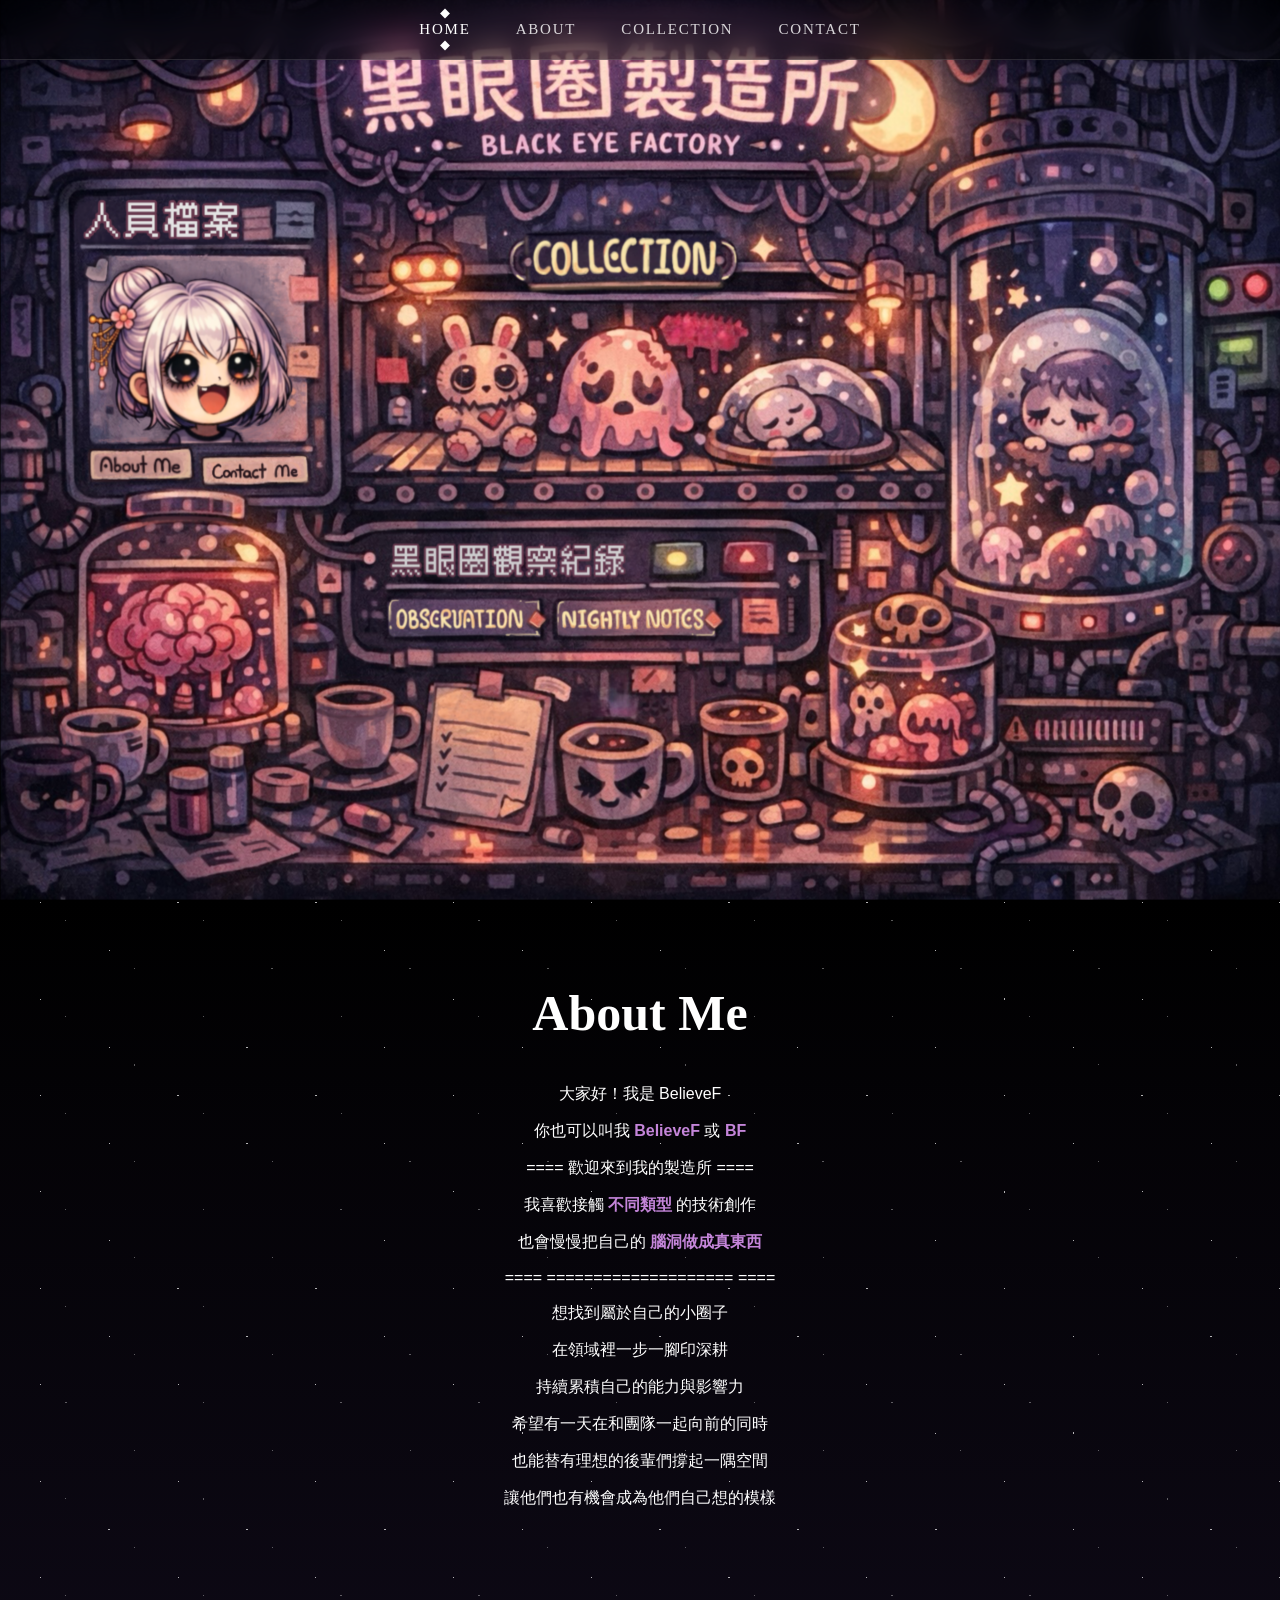
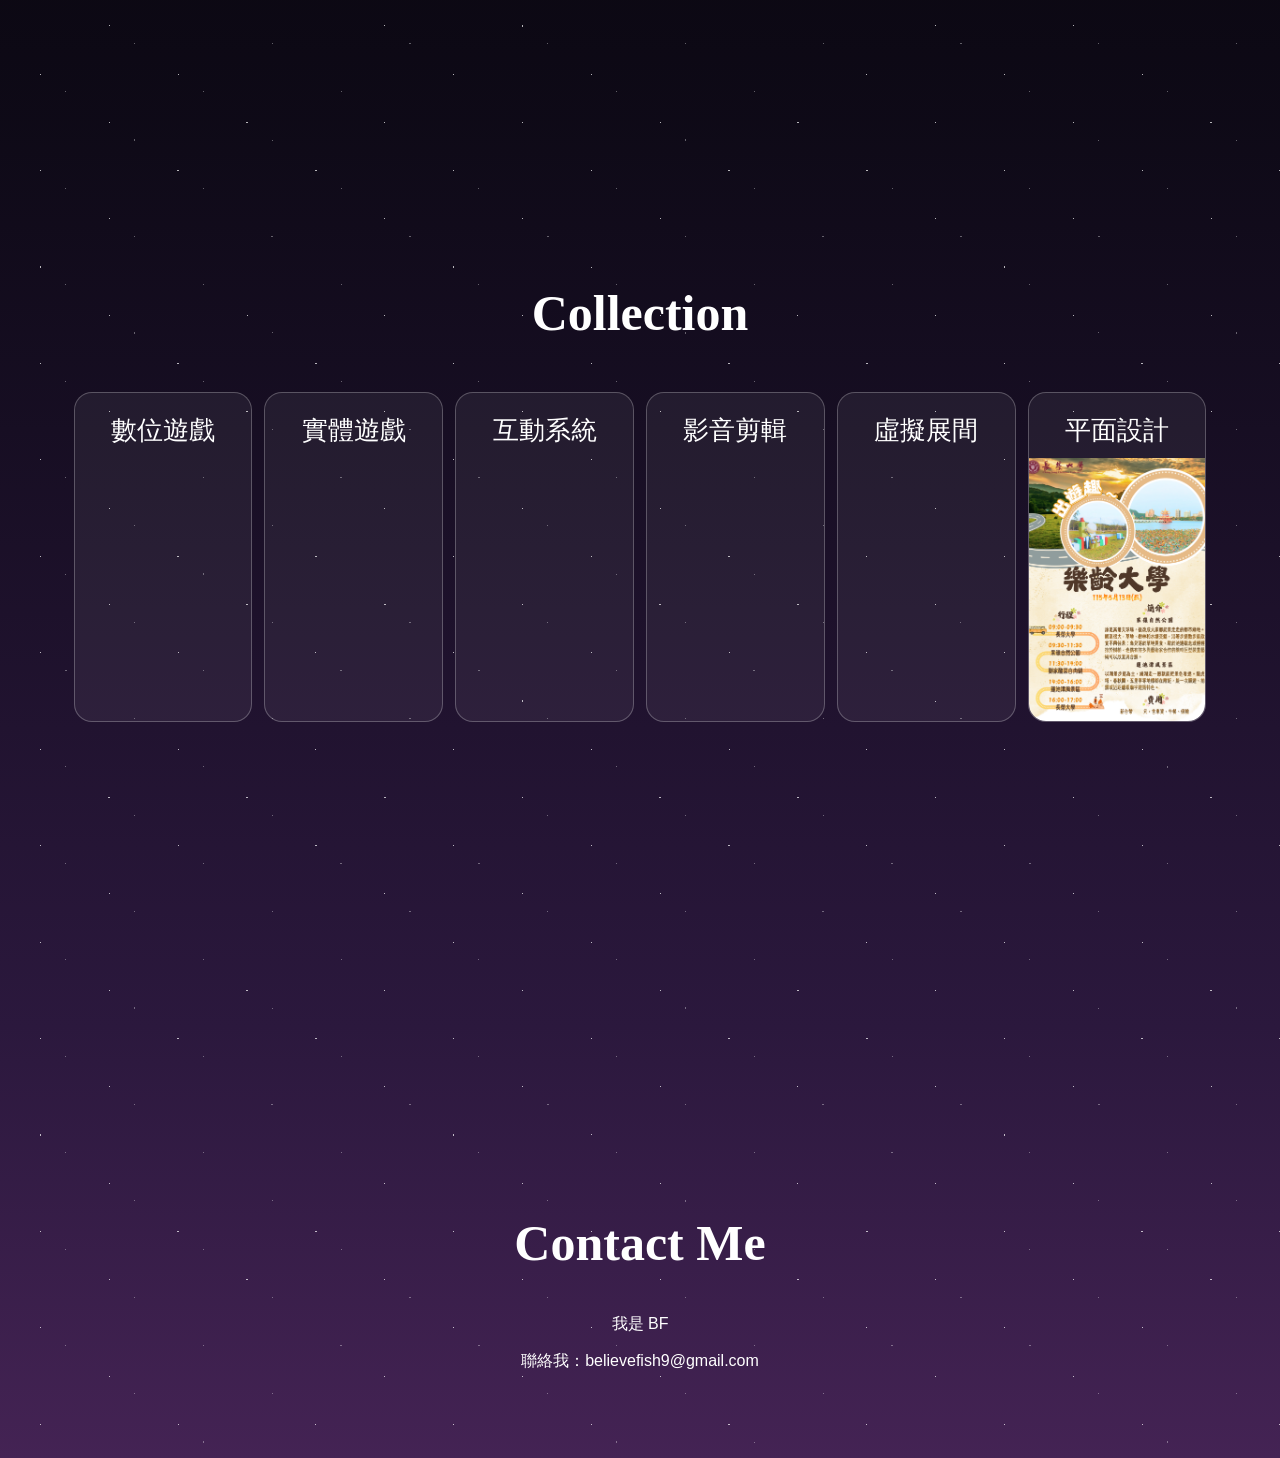
<file: index.html>
<!DOCTYPE html>
<html lang="zh-Hant">
    
<head>
    <!-- 設定網頁文字編碼，避免中文亂碼 -->
    <meta charset="utf-8" />
    <!-- 讓網頁在手機、平板、電腦上都能正常縮放 -->
    <meta name="viewport" content="width=device-width, initial-scale=1" />
    <!-- 瀏覽器分頁左上角的小圖示 -->
    <link rel="icon" href="./assets/BF_Avatar_Icon.png" />
    <!-- 網頁標題 -->
    <title>KeepBelieveF 的黑眼圈製造所</title>
    <!-- 連接外部 CSS 樣式表 -->
    <link rel="stylesheet" href="styles.css" />
</head>

<body>
    <header class="MainHeader">
        <nav class="MainNav">
            <a href="#HeroPage" data-section="HeroPage">
                HOME
            </a>
            <a href="#AboutMe" data-section="AboutMe">
                ABOUT
            </a>
            <a href="#Collection" data-section="Collection">
                COLLECTION
            </a>
            <a href="#ContactMe" data-section="ContactMe">
                CONTACT
            </a>
        </nav>
    </header>

    <!-- 整個頁面的主要內容外層 -->
    <main class="Page">
        <!-- 首頁主視覺區塊 -- 背景圖和 SVG 按鈕層都放在這裡 -->
        <section id="HeroPage" class="HeroPage">
            <!-- 主背景圖 -->
            <img
            class="MainBackground"
            src="./assets/1920x1080/BEF_MainBackground_1920x1080.png"
            alt="主背景圖" />
            <!-- SVG 按鈕熱區圖層 -- 這層會疊在背景圖上面 -- viewBox 要跟你的背景設計座標一致，這裡用 1920 x 1080 -->
            <svg
            class="ButtonLayer"
            viewBox="0 0 1920 1080"
            preserveAspectRatio="none"
            aria-label="按鈕或互動圖層">
                <!-- 月亮動次動 -->
                <image href="./assets/1920x1080/BEF_Amin_Star_1920x1080.png"
                class="FloatingDecoration"
                x="-130"
                y="-470"
                width="2100"
                height="2100"
                preserveAspectRatio="xMidYMid meet" 
                alt="裝飾動圖" />
                <!-- 按鈕熱區 -- 點擊後會跳到下面 id= 的區塊 -->
                <a href="#AboutMe" class="AboutTheButton" aria-label="About Me">
                    <rect
                    class="ButtonShape"
                    x="135"
                    y="538"
                    width="153"
                    height="40"
                    rx="10"></rect></a>
                <a href="#ContactMe" class="AboutTheButton" aria-label="Contact Me">
                    <rect
                    class="ButtonShape"
                    x="300"
                    y="543"
                    width="163"
                    height="40"
                    rx="10"></rect></a>
                <a href="#Collection" class="AboutTheButton" aria-label="Collection">
                    <rect
                    class="ButtonShape"
                    x="800"
                    y="280"
                    width="280"
                    height="70"
                    rx="10"></rect></a>
                <!-- <a href="#Observation" class="AboutTheButton" aria-label="Observation">
                    <rect
                    class="ButtonShape"
                    x="580"
                    y="718"
                    width="240"
                    height="46"
                    rx="10"></rect></a>
                <a href="#NightlyNote" class="AboutTheButton" aria-label="NightlyNote">
                    <rect
                    class="ButtonShape"
                    x="832"
                    y="719"
                    width="252"
                    height="46"
                    rx="10"></rect></a> -->
            </svg>
        </section>
        
        <!-- 熱區內容區 -- 上面的熱區點下去，會跳到這裡 -->
        <div class="AllContentArea">

            <div class="StarEffect"></div>

            <section id="AboutMe" class="ContentSection">
                <div class="ContentSectionInner">
                    <center>
                        <h1>About Me</h1>
                        <div class="EngilshStyleSetting_1">
                            <p>大家好！我是 BelieveF</p>
                            <p>
                                你也可以叫我
                                <span class="AboutKeyword">BelieveF</span>
                                或
                                <span class="AboutKeyword">BF</span>
                            </p>
                            <p>==== 歡迎來到我的製造所 ====</p>
                            <p>
                                我喜歡接觸
                                <span class="AboutKeyword">不同類型</span>
                                的技術創作
                            </p>
                            <p>
                                也會慢慢把自己的
                                <span class="AboutKeyword">腦洞做成真東西</span>
                            </p>
                            <p>==== ==================== ====</p>
                            <p>想找到屬於自己的小圈子</p>
                            <p>在領域裡一步一腳印深耕</p>
                            <p>持續累積自己的能力與影響力</p>
                            <p>希望有一天在和團隊一起向前的同時</p>
                            <p>也能替有理想的後輩們撐起一隅空間</p>
                            <p>讓他們也有機會成為他們自己想的模樣</p>
                        
                        </div>
                    </center>
                </div>
                <!-- <center><a href="#HeroPage" class="BackToHeroPageBotton">Back</a></center> -->
            </section>
            
            <section id="Collection" class="ContentSection">
                <div class="ContentSectionInner">
                    <h1 class="CollectionTitle">Collection</h1>
                    <div class="CollectionCards">

                        <!-- 數位遊戲 -->
                        <div class="CollectionCard" data-category="digital">
                            <iframe
                                class="CollectionCardVideo"
                                src="https://www.youtube.com/embed/nrSEujO8eMo?autoplay=1&mute=1&loop=1&playlist=nrSEujO8eMo&controls=0&playsinline=1"
                                title="數位遊戲"
                                allow="autoplay; encrypted-media">
                            </iframe>

                            <span>數位遊戲</span>
                        </div>

                        <!-- 實體遊戲 -->
                        <div class="CollectionCard" data-category="boardgame">
                            <iframe
                                class="CollectionCardVideo"
                                src="https://www.youtube.com/embed/Iu0oEmscBi4?autoplay=1&mute=1&loop=1&playlist=Iu0oEmscBi4&controls=0&playsinline=1"
                                title="實體遊戲"
                                allow="autoplay; encrypted-media">
                            </iframe>

                            <span>實體遊戲</span>
                        </div>

                        <!-- 互動系統 -->
                        <div class="CollectionCard" data-category="interactive">

                            <iframe
                                class="CollectionCardVideo"
                                src="https://www.youtube.com/embed/yjhtHv-y3pU?autoplay=1&mute=1&loop=1&playlist=yjhtHv-y3pU&controls=0&playsinline=1"
                                title="互動系統"
                                allow="autoplay; encrypted-media">
                            </iframe>

                            <span>互動系統</span>
                        </div>

                        <!-- 影音剪輯 -->
                        <div class="CollectionCard" data-category="video">
                            <iframe
                                class="CollectionCardVideo"
                                src="https://www.youtube.com/embed/-NbW2Zpxgjo?autoplay=1&mute=1&loop=1&playlist=-NbW2Zpxgjo&controls=0&playsinline=1"
                                title="影音剪輯"
                                allow="autoplay; encrypted-media">
                            </iframe>

                            <span>影音剪輯</span>
                        </div>


                        <!-- 虛擬展間 -->
                        <div class="CollectionCard" data-category="exhibition">

                            <iframe
                                class="CollectionCardVideo"
                                src="https://www.youtube.com/embed/jSLseRZ7X58?autoplay=1&mute=1&loop=1&playlist=jSLseRZ7X58&controls=0&playsinline=1"
                                title="虛擬展間"
                                allow="autoplay; encrypted-media">
                            </iframe>

                            <span>虛擬展間</span>
                        </div>


                        <!-- 平面設計 -->
                        <div class="CollectionCard" data-category="graphic">

                            <img
                                class="CollectionCardImage"
                                src="./assets/work/平面設計/photo_樂齡大學.png"
                                alt="平面設計">

                            <span>平面設計</span>
                        </div>

                    </div>
                </div>
            </section>

            <section id="ContactMe" class="ContentSection">
                <div class="ContentSectionInner">
                    <center>
                        <h1>Contact Me</h1>
                        <div class="EngilshStyleSetting_1">
                            <p>我是 BF</p>
                            <p>聯絡我：believefish9@gmail.com</p>
                        </div>
                    </center>
                </div>    
                <!-- <center><a href="#HeroPage" class="BackToHeroPageBotton">Back</a></center> -->
            </section>


<!-- 作品放大展示區 -->
<div id="CollectionModal" class="CollectionModal">

    <div class="CollectionModalBox">
        <button id="CollectionClose" class="CollectionClose">×</button>

        <h2 id="CollectionModalTitle"></h2>

        <div id="CollectionGallery" class="CollectionGallery">
        </div>
    </div>

    <div class="CollectionCloseHint">
        點擊空白處以關閉
    </div>

</div>
            
            <!-- <section id="Observation" class="ContentSection">
                    <div class="ContentSectionInner">
                        <center>
                            <h1>Observation</h1>
                            <p>。這裡放目前有趣的新技術。</p>
                        </center>
                    </div>
                <center><a href="#HeroPage" class="BackToHeroPageBotton">Back</a></center>
            </section> -->
            
            <!-- <section id="NightlyNote" class="ContentSection">
                <div class="ContentSectionInner">
                    <center>
                        <h1>Nightly Note</h1>
                        <p>。這裡放怪東東。</p>
                    </center>                
                </div>
                <center><a href="#HeroPage" class="BackToHeroPageBotton">Back</a></center>
            </section> -->
        </div>

    </main>
    <script src="style.js"></script>
</body>

</html>
</file>
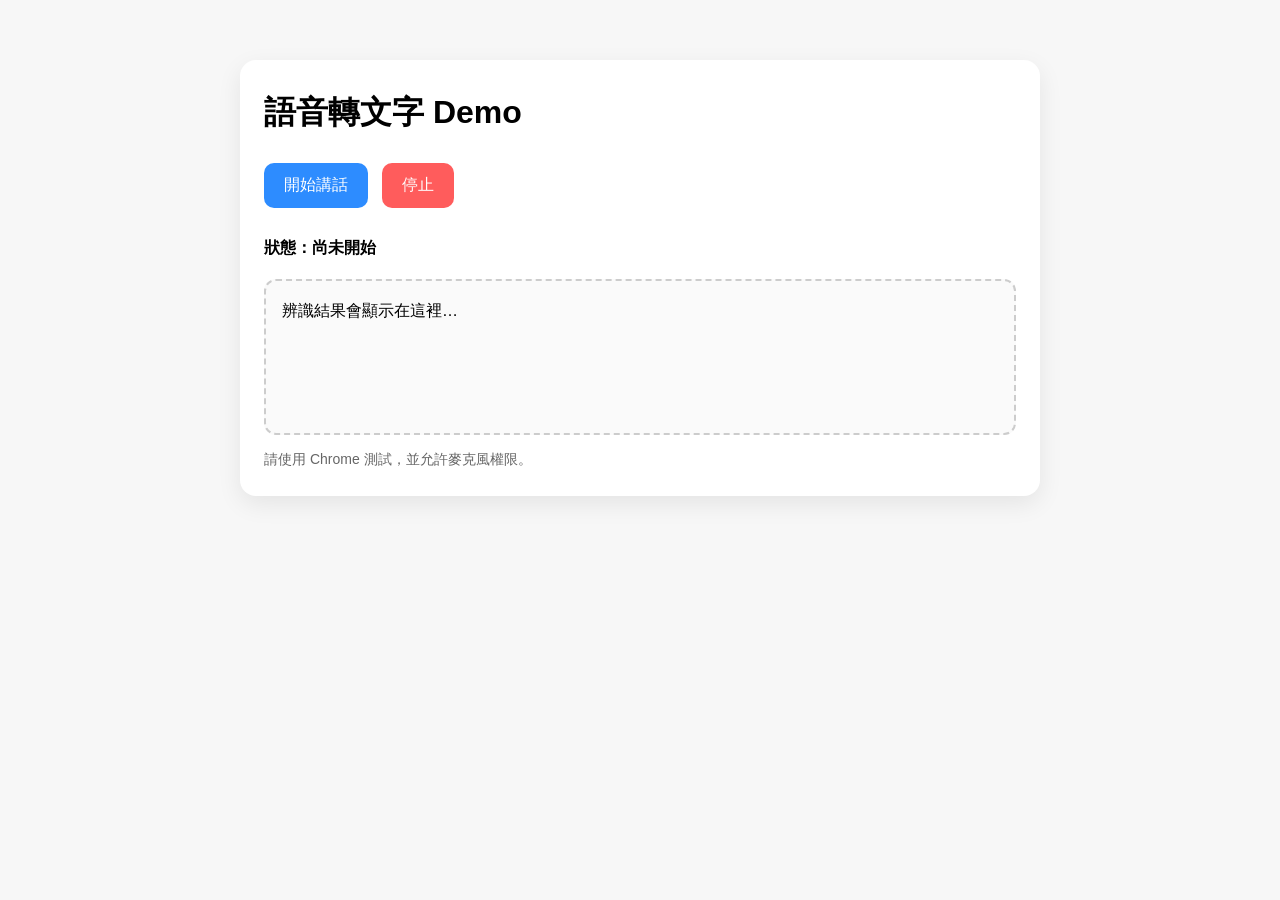
<file: index123.html>
<!DOCTYPE html>
<html lang="zh-Hant">
<head>
  <meta charset="UTF-8" />
  <meta name="viewport" content="width=device-width, initial-scale=1.0" />
  <title>語音轉文字 Demo</title>
  <style>
    body {
      font-family: Arial, "Microsoft JhengHei", sans-serif;
      max-width: 800px;
      margin: 40px auto;
      padding: 20px;
      line-height: 1.8;
      background: #f7f7f7;
    }

    .card {
      background: white;
      border-radius: 16px;
      padding: 24px;
      box-shadow: 0 8px 24px rgba(0,0,0,0.08);
    }

    h1 {
      margin-top: 0;
    }

    button {
      padding: 12px 20px;
      font-size: 16px;
      border: none;
      border-radius: 10px;
      cursor: pointer;
      margin-right: 10px;
      margin-bottom: 10px;
    }

    #startBtn {
      background: #2d8cff;
      color: white;
    }

    #stopBtn {
      background: #ff5c5c;
      color: white;
    }

    #status {
      margin: 16px 0;
      font-weight: bold;
    }

    #result {
      min-height: 120px;
      border: 2px dashed #ccc;
      border-radius: 12px;
      padding: 16px;
      background: #fafafa;
      white-space: pre-wrap;
    }

    .note {
      color: #666;
      font-size: 14px;
      margin-top: 12px;
    }
  </style>
</head>
<body>
  <div class="card">
    <h1>語音轉文字 Demo</h1>

    <button id="startBtn">開始講話</button>
    <button id="stopBtn">停止</button>

    <div id="status">狀態：尚未開始</div>
    <div id="result">辨識結果會顯示在這裡…</div>

    <div class="note">
      請使用 Chrome 測試，並允許麥克風權限。
    </div>
  </div>

  <script>
    const startBtn = document.getElementById("startBtn");
    const stopBtn = document.getElementById("stopBtn");
    const statusText = document.getElementById("status");
    const resultBox = document.getElementById("result");

    // 兼容 Chrome
    const SpeechRecognition =
      window.SpeechRecognition || window.webkitSpeechRecognition;

    if (!SpeechRecognition) {
      statusText.textContent = "狀態：目前瀏覽器不支援語音辨識";
      startBtn.disabled = true;
      stopBtn.disabled = true;
    } else {
      const recognition = new SpeechRecognition();

      // 設定語系：繁體中文
      recognition.lang = "zh-TW";

      // 是否持續聆聽
      recognition.continuous = true;

      // 是否即時回傳中間結果
      recognition.interimResults = true;

      let finalTranscript = "";

      startBtn.addEventListener("click", () => {
        finalTranscript = "";
        resultBox.textContent = "";
        statusText.textContent = "狀態：正在聆聽中...";
        recognition.start();
      });

      stopBtn.addEventListener("click", () => {
        recognition.stop();
        statusText.textContent = "狀態：已停止";
      });

      recognition.onresult = (event) => {
        let interimTranscript = "";

        for (let i = event.resultIndex; i < event.results.length; i++) {
          const transcript = event.results[i][0].transcript;

          if (event.results[i].isFinal) {
            finalTranscript += transcript + "\n";
          } else {
            interimTranscript += transcript;
          }
        }

        resultBox.textContent = finalTranscript + interimTranscript;
      };

      recognition.onstart = () => {
        statusText.textContent = "狀態：麥克風已啟動，請開始說話";
      };

      recognition.onend = () => {
        statusText.textContent = "狀態：語音辨識已結束";
      };

      recognition.onerror = (event) => {
        statusText.textContent = "錯誤：" + event.error;
      };
    }
  </script>
</body>
</html>
</file>
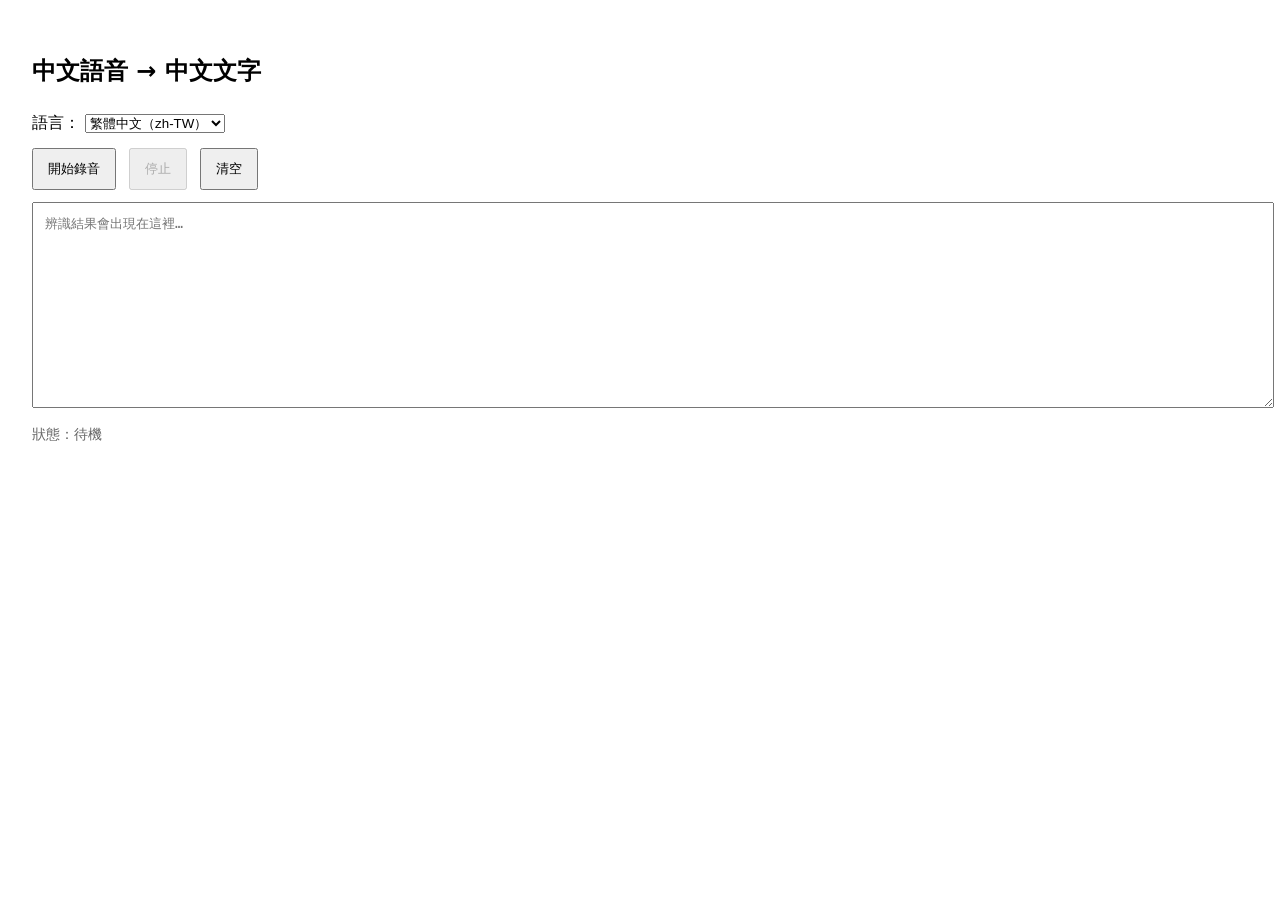
<file: TalkTesting.html>
<!doctype html>
<html lang="zh-Hant">
<head>
  <meta charset="utf-8" />
  <meta name="viewport" content="width=device-width, initial-scale=1" />
  <title>中文語音轉文字（Web Speech API）</title>
  <style>
    body { font-family: system-ui, sans-serif; padding: 24px; line-height: 1.6; }
    button { padding: 10px 14px; margin-right: 8px; cursor: pointer; }
    #out { width: 100%; min-height: 180px; padding: 12px; }
    .hint { color: #666; font-size: 14px; margin-top: 8px; }
    .row { margin: 12px 0; }
  </style>
</head>
<body>
  <h2>中文語音 → 中文文字</h2>

  <div class="row">
    <label>語言：</label>
    <select id="lang">
      <option value="zh-TW" selected>繁體中文（zh-TW）</option>
      <option value="zh-CN">簡體中文（zh-CN）</option>
      <option value="en-US">English（en-US）</option>
    </select>
  </div>

  <div class="row">
    <button id="btnStart">開始錄音</button>
    <button id="btnStop" disabled>停止</button>
    <button id="btnClear">清空</button>
  </div>

  <textarea id="out" placeholder="辨識結果會出現在這裡…"></textarea>
  <div class="hint" id="status">狀態：待機</div>

  <script>
    // 1) 相容性：Chrome/Edge 多半可用；Safari/Firefox 支援狀況不一
    const SpeechRecognition = window.SpeechRecognition || window.webkitSpeechRecognition;
    const statusEl = document.getElementById('status');
    const outEl = document.getElementById('out');
    const langEl = document.getElementById('lang');
    const btnStart = document.getElementById('btnStart');
    const btnStop = document.getElementById('btnStop');
    const btnClear = document.getElementById('btnClear');

    if (!SpeechRecognition) {
      statusEl.textContent = '狀態：此瀏覽器不支援 Web Speech API（建議用 Chrome/Edge）。';
      btnStart.disabled = true;
      btnStop.disabled = true;
    } else {
      const recognition = new SpeechRecognition();

      // 2) 常用設定
      recognition.continuous = true;       // 持續聽（可一直講）
      recognition.interimResults = true;   // 顯示即時草稿（邊講邊出字）
      recognition.maxAlternatives = 1;

      let finalText = '';

      function setStatus(t) { statusEl.textContent = '狀態：' + t; }

      btnStart.addEventListener('click', async () => {
        // 3) 建議：先“主動”觸發麥克風權限（不是必須，但可提早報錯）
        try {
          await navigator.mediaDevices.getUserMedia({ audio: true });
        } catch (e) {
          setStatus('麥克風權限被拒絕或不可用');
          return;
        }

        recognition.lang = langEl.value;  // zh-TW / zh-CN
        finalText = outEl.value || '';
        try {
          recognition.start();
          setStatus('錄音中…請開始說話');
          btnStart.disabled = true;
          btnStop.disabled = false;
        } catch (e) {
          // start 可能在重複呼叫時丟錯
          setStatus('啟動失敗：' + e.message);
        }
      });

      btnStop.addEventListener('click', () => {
        recognition.stop();
      });

      btnClear.addEventListener('click', () => {
        finalText = '';
        outEl.value = '';
        setStatus('已清空');
      });

      recognition.onresult = (event) => {
        let interim = '';
        for (let i = event.resultIndex; i < event.results.length; i++) {
          const transcript = event.results[i][0].transcript;
          if (event.results[i].isFinal) finalText += transcript;
          else interim += transcript;
        }
        outEl.value = finalText + (interim ? ('\n' + interim) : '');
      };

      recognition.onerror = (event) => {
        setStatus('錯誤：' + event.error);
        btnStart.disabled = false;
        btnStop.disabled = true;
      };

      recognition.onend = () => {
        setStatus('已停止');
        btnStart.disabled = false;
        btnStop.disabled = true;
      };
    }
  </script>
</body>
</html>
</file>
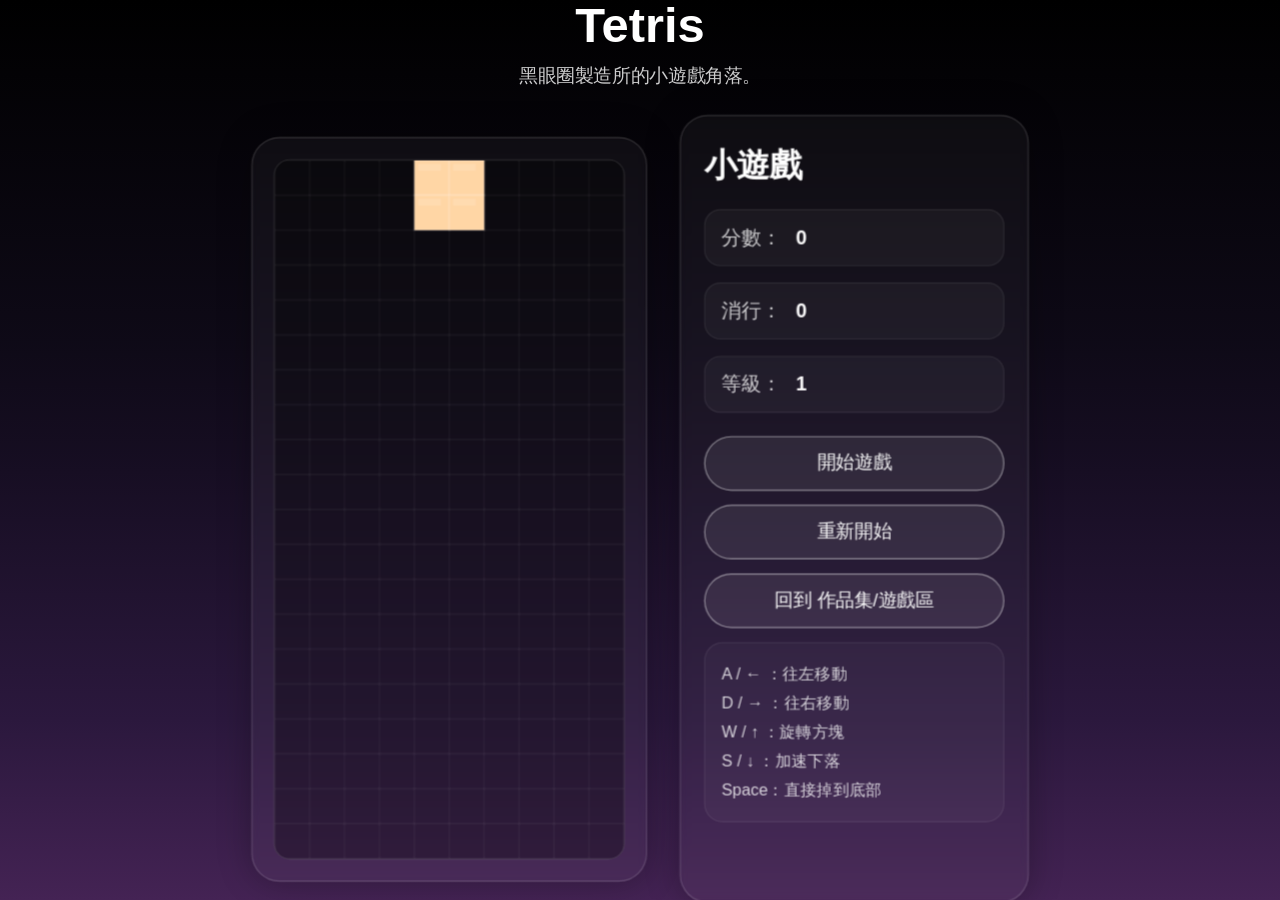
<file: tetris.html>
<!DOCTYPE html>
<html lang="zh-Hant">
<head>
    <!-- 網頁編碼 -->
    <meta charset="UTF-8" />

    <!-- 響應式縮放設定 -->
    <meta name="viewport" content="width=device-width, initial-scale=1.0" />

    <!-- 分頁標題 -->
    <title>BelieveF 的黑眼圈製造所｜Tetris</title>

    <style>
        /* =========================
            全域基礎設定
        ========================= */

        /* 所有元素統一盒模型，避免尺寸不好算 */
        *{
            box-sizing: border-box;
        }

        /* html 與 body 撐滿整個視窗 */
        html, body{
            margin: 0; /* 清除預設外距 */
            padding: 0; /* 清除預設內距 */
            width: 100%; /* 寬度滿版 */
            height: 100%; /* 高度滿版 */
            overflow: hidden; /* 不要出現卷軸 */
            background-color: black; /* 底色黑色 */
            font-family: "Microsoft JhengHei", sans-serif; /* 字型 */
            color: white; /* 文字顏色 */
        }

        /* body 做成整頁主背景 */
        body{
            background: linear-gradient(
                to bottom,
                #000000 0%,
                #100b1ae1 38%,
                #1a1028d1 50%,
                #2b183d 80%,
                #442354 100%
            );
        }

        /* =========================
            最外層頁面
        ========================= */

        .TetrisStage{
            position: relative; /* 給內部定位基準 */
            width: 100vw; /* 滿整個視窗寬 */
            height: 100vh; /* 滿整個視窗高 */
            overflow: hidden; /* 不要捲動 */
            display: flex; /* 方便置中 */
            justify-content: center; /* 水平置中 */
            align-items: center; /* 垂直置中 */
        }

        /* 
            這個是整個遊戲內容的固定比例舞台
            用 transform 縮放，達到像你主視覺那種「整塊完整顯示」的效果
        */
        .ScaleWrap{
            width: 1100px; /* 設計稿基準寬度 */
            height: 760px; /* 設計稿基準高度 */
            transform-origin: center center; /* 從中心縮放 */
        }

        /* 遊戲內容區 */
        .TetrisPage{
            width: 1100px;
            height: 760px;
            display: flex;
            flex-direction: column;
            justify-content: center;
            padding: 28px 34px;
        }

        /* =========================
            頁面標題
        ========================= */

        .PageTitleArea{
            text-align: center;
            margin-bottom: 22px;
            flex-shrink: 0;
        }

        .PageTitleArea h1{
            margin: 0 0 10px 0;
            font-size: 42px;
            color: white;
        }

        .PageTitleArea p{
            margin: 0;
            font-size: 16px;
            color: rgba(255,255,255,0.8);
        }

        /* =========================
            主遊戲區排版
        ========================= */

        .GameLayout{
            display: flex;
            justify-content: center;
            align-items: center;
            gap: 28px;
            flex: 1;
        }

        /* 左側遊戲框 */
        .GameArea{
            padding: 18px;
            border-radius: 24px;
            background: rgba(255,255,255,0.04);
            border: 1px solid rgba(255,255,255,0.16);
            box-shadow: 0 0 30px rgba(0,0,0,0.28);
            backdrop-filter: blur(3px);
        }

        /* 遊戲畫布 */
        #gameCanvas{
            display: block;
            background: rgba(0,0,0,0.30);
            border: 1px solid rgba(255,255,255,0.12);
            border-radius: 14px;
        }

        /* 右側資訊面板 */
        .SidePanel{
            width: 300px;
            padding: 24px 20px;
            border-radius: 24px;
            background: rgba(255,255,255,0.04);
            border: 1px solid rgba(255,255,255,0.16);
            box-shadow: 0 0 30px rgba(0,0,0,0.28);
            backdrop-filter: blur(3px);
        }

        .SidePanel h2{
            margin-top: 0;
            margin-bottom: 18px;
            font-size: 28px;
            color: white;
        }

        /* 資訊列 */
        .InfoRow{
            margin-bottom: 14px;
            padding: 12px 14px;
            border-radius: 14px;
            background: rgba(255,255,255,0.04);
            border: 1px solid rgba(255,255,255,0.08);
            font-size: 17px;
            color: white;
        }

        .InfoLabel{
            opacity: 0.8;
            margin-right: 8px;
        }

        .InfoValue{
            font-weight: bold;
        }

        /* =========================
            按鈕
        ========================= */

        .ButtonGroup{
            margin-top: 20px;
        }

        .GameButton{
            display: block;
            width: 100%;
            margin-bottom: 12px;
            padding: 12px 18px;
            border-radius: 999px;
            border: 1px solid rgba(255,255,255,0.45);
            background-color: rgba(255,255,255,0.08);
            color: white;
            font-size: 16px;
            text-decoration: none;
            text-align: center;
            cursor: pointer;
            transition: 0.2s ease;
        }

        .GameButton:hover{
            background-color: rgba(255,255,255,0.15);
            transform: translateY(-1px);
        }

        /* 操作說明區 */
        .TipsBox{
            margin-top: 10px;
            padding: 14px;
            border-radius: 16px;
            background: rgba(255,255,255,0.03);
            border: 1px solid rgba(255,255,255,0.08);
            line-height: 1.8;
            font-size: 14px;
            color: rgba(255,255,255,0.82);
        }

        /* 遊戲狀態文字 */
        .GameStatus{
            margin-top: 16px;
            min-height: 28px;
            font-size: 18px;
            font-weight: bold;
            color: #ffd6ea;
            text-align: center;
        }
    </style>
</head>
<body>
    <!-- 整個畫面舞台 -->
    <div class="TetrisStage">
        <!-- 固定比例縮放容器 -->
        <div class="ScaleWrap" id="scaleWrap">

            <!-- 整個遊戲頁 -->
            <main class="TetrisPage">

                <!-- 標題 -->
                <section class="PageTitleArea">
                    <h1>Tetris</h1>
                    <p>黑眼圈製造所的小遊戲角落。</p>
                </section>

                <!-- 主內容 -->
                <section class="GameLayout">

                    <!-- 左側遊戲畫面 -->
                    <div class="GameArea">
                        <!--
                            10 格寬 × 20 格高
                            每格 30px
                            畫布大小 300 x 600
                        -->
                        <canvas id="gameCanvas" width="300" height="600"></canvas>
                    </div>

                    <!-- 右側資訊 -->
                    <aside class="SidePanel">
                        <h2>小遊戲</h2>

                        <div class="InfoRow">
                            <span class="InfoLabel">分數：</span>
                            <span class="InfoValue" id="score">0</span>
                        </div>

                        <div class="InfoRow">
                            <span class="InfoLabel">消行：</span>
                            <span class="InfoValue" id="lines">0</span>
                        </div>

                        <div class="InfoRow">
                            <span class="InfoLabel">等級：</span>
                            <span class="InfoValue" id="level">1</span>
                        </div>

                        <div class="ButtonGroup">
                            <!-- 開始遊戲 -->
                            <button class="GameButton" id="startButton">開始遊戲</button>

                            <!-- 重新開始 -->
                            <button class="GameButton" id="restartButton">重新開始</button>

                            <!-- 回首頁 -->
                            <a href="index.html#Collection" class="GameButton">回到 作品集/遊戲區</a>
                        </div>

                        <div class="TipsBox">
                            A / ← ：往左移動<br>
                            D / → ：往右移動<br>
                            W / ↑ ：旋轉方塊<br>
                            S / ↓ ：加速下落<br>
                            Space：直接掉到底部
                        </div>

                        <div class="GameStatus" id="gameStatus"></div>
                    </aside>
                </section>
            </main>
        </div>
    </div>

    <script>
        /* =========================
            讓整個遊戲舞台自動縮放
            目標：像你主視覺那樣完整顯示，不要有卷軸
        ========================= */

        const scaleWrap = document.getElementById("scaleWrap");

        function fitStage(){
            const designWidth = 1100;  // 設計基準寬
            const designHeight = 760;  // 設計基準高

            const windowRatioX = window.innerWidth / designWidth;
            const windowRatioY = window.innerHeight / designHeight;

            // 取比較小的比例，才能保證整塊內容完整塞進畫面
            const scale = Math.min(windowRatioX, windowRatioY);

            scaleWrap.style.transform = `scale(${scale})`;
        }

        // 一進頁面先執行一次
        fitStage();

        // 視窗大小改變時重新計算
        window.addEventListener("resize", fitStage);

        /* =========================
            抓取 DOM
        ========================= */

        const canvas = document.getElementById("gameCanvas");
        const ctx = canvas.getContext("2d");

        const scoreText = document.getElementById("score");
        const linesText = document.getElementById("lines");
        const levelText = document.getElementById("level");
        const gameStatusText = document.getElementById("gameStatus");

        const startButton = document.getElementById("startButton");
        const restartButton = document.getElementById("restartButton");

        /* =========================
            遊戲基本常數
        ========================= */

        const BLOCK_SIZE = 30;
        const COLS = 10;
        const ROWS = 20;

        let board = [];
        let player = null;
        let score = 0;
        let lines = 0;
        let level = 1;
        let dropCounter = 0;
        let lastTime = 0;
        let dropInterval = 800;
        let gameRunning = false;
        let animationId = null;

        /* =========================
            方塊資料
        ========================= */

        const PIECES = {
            I: [
                [0,0,0,0],
                [1,1,1,1],
                [0,0,0,0],
                [0,0,0,0]
            ],
            O: [
                [2,2],
                [2,2]
            ],
            T: [
                [0,3,0],
                [3,3,3],
                [0,0,0]
            ],
            S: [
                [0,4,4],
                [4,4,0],
                [0,0,0]
            ],
            Z: [
                [5,5,0],
                [0,5,5],
                [0,0,0]
            ],
            J: [
                [6,0,0],
                [6,6,6],
                [0,0,0]
            ],
            L: [
                [0,0,7],
                [7,7,7],
                [0,0,0]
            ]
        };

        const COLORS = {
            1: "#b8b8ff",
            2: "#ffd6a5",
            3: "#e7c6ff",
            4: "#caffbf",
            5: "#ffcad4",
            6: "#a0c4ff",
            7: "#ffc6a5"
        };

        /* =========================
            建立空棋盤
        ========================= */

        function createBoard(){
            return Array.from({ length: ROWS }, () => Array(COLS).fill(0));
        }

        /* =========================
            建立新方塊
        ========================= */

        function createPlayer(){
            const types = "IOTSZJL";
            const randomType = types[Math.floor(Math.random() * types.length)];
            const matrix = PIECES[randomType];

            return {
                matrix: matrix.map(row => [...row]),
                pos: {
                    x: Math.floor(COLS / 2) - Math.floor(matrix[0].length / 2),
                    y: 0
                }
            };
        }

        /* =========================
            初始化遊戲
        ========================= */

        function initGame(){
            board = createBoard();
            player = createPlayer();
            score = 0;
            lines = 0;
            level = 1;
            dropCounter = 0;
            lastTime = 0;
            dropInterval = 800;
            gameRunning = false;
            gameStatusText.textContent = "";
            updateInfo();
            draw();
        }

        /* =========================
            更新分數資訊
        ========================= */

        function updateInfo(){
            scoreText.textContent = score;
            linesText.textContent = lines;
            levelText.textContent = level;
        }

        /* =========================
            畫背景格線
        ========================= */

        function drawGrid(){
            ctx.strokeStyle = "rgba(255,255,255,0.07)";
            ctx.lineWidth = 1;

            for(let x = 0; x <= COLS; x++){
                ctx.beginPath();
                ctx.moveTo(x * BLOCK_SIZE, 0);
                ctx.lineTo(x * BLOCK_SIZE, canvas.height);
                ctx.stroke();
            }

            for(let y = 0; y <= ROWS; y++){
                ctx.beginPath();
                ctx.moveTo(0, y * BLOCK_SIZE);
                ctx.lineTo(canvas.width, y * BLOCK_SIZE);
                ctx.stroke();
            }
        }

        /* =========================
            畫單格方塊
        ========================= */

        function drawBlock(x, y, value){
            if(value === 0) return;

            ctx.fillStyle = COLORS[value];
            ctx.fillRect(
                x * BLOCK_SIZE,
                y * BLOCK_SIZE,
                BLOCK_SIZE,
                BLOCK_SIZE
            );

            ctx.strokeStyle = "rgba(255,255,255,0.20)";
            ctx.lineWidth = 1.2;
            ctx.strokeRect(
                x * BLOCK_SIZE,
                y * BLOCK_SIZE,
                BLOCK_SIZE,
                BLOCK_SIZE
            );

            ctx.fillStyle = "rgba(255,255,255,0.12)";
            ctx.fillRect(
                x * BLOCK_SIZE + 3,
                y * BLOCK_SIZE + 3,
                BLOCK_SIZE - 10,
                6
            );
        }

        /* =========================
            畫棋盤
        ========================= */

        function drawBoard(){
            for(let y = 0; y < ROWS; y++){
                for(let x = 0; x < COLS; x++){
                    drawBlock(x, y, board[y][x]);
                }
            }
        }

        /* =========================
            畫玩家方塊
        ========================= */

        function drawPlayer(){
            player.matrix.forEach((row, y) => {
                row.forEach((value, x) => {
                    if(value !== 0){
                        drawBlock(player.pos.x + x, player.pos.y + y, value);
                    }
                });
            });
        }

        /* =========================
            重畫畫面
        ========================= */

        function draw(){
            ctx.clearRect(0, 0, canvas.width, canvas.height);
            drawGrid();
            drawBoard();
            drawPlayer();
        }

        /* =========================
            碰撞檢查
        ========================= */

        function collide(board, player){
            const matrix = player.matrix;
            const pos = player.pos;

            for(let y = 0; y < matrix.length; y++){
                for(let x = 0; x < matrix[y].length; x++){
                    if(
                        matrix[y][x] !== 0 &&
                        (
                            board[y + pos.y] === undefined ||
                            board[y + pos.y][x + pos.x] === undefined ||
                            board[y + pos.y][x + pos.x] !== 0
                        )
                    ){
                        return true;
                    }
                }
            }
            return false;
        }

        /* =========================
            固定方塊到棋盤
        ========================= */

        function merge(board, player){
            player.matrix.forEach((row, y) => {
                row.forEach((value, x) => {
                    if(value !== 0){
                        board[y + player.pos.y][x + player.pos.x] = value;
                    }
                });
            });
        }

        /* =========================
            消行處理
        ========================= */

        function clearLines(){
            let clearedCount = 0;

            outer:
            for(let y = ROWS - 1; y >= 0; y--){
                for(let x = 0; x < COLS; x++){
                    if(board[y][x] === 0){
                        continue outer;
                    }
                }

                const row = board.splice(y, 1)[0].fill(0);
                board.unshift(row);
                clearedCount++;
                y++;
            }

            if(clearedCount > 0){
                lines += clearedCount;

                const scoreTable = [0, 100, 300, 500, 800];
                score += scoreTable[clearedCount] * level;

                level = Math.floor(lines / 10) + 1;
                dropInterval = Math.max(120, 800 - (level - 1) * 60);

                updateInfo();
            }
        }

        /* =========================
            左右移動
        ========================= */

        function movePlayer(dir){
            player.pos.x += dir;

            if(collide(board, player)){
                player.pos.x -= dir;
            }
        }

        /* =========================
            往下掉一格
        ========================= */

        function playerDrop(){
            player.pos.y++;

            if(collide(board, player)){
                player.pos.y--;
                merge(board, player);
                clearLines();
                player = createPlayer();

                if(collide(board, player)){
                    endGame();
                    return;
                }
            }

            dropCounter = 0;
        }

        /* =========================
            空白鍵：直接掉到底
            這裡就是你要的效果
        ========================= */

        function hardDrop(){
            while(!collide(board, player)){
                player.pos.y++;
            }

            // 多走一格，退回來
            player.pos.y--;

            // 直接固定到棋盤
            merge(board, player);

            // 消行
            clearLines();

            // 生成新方塊
            player = createPlayer();

            // 如果新方塊出來就撞到，遊戲結束
            if(collide(board, player)){
                endGame();
                return;
            }

            // 重設下落計時
            dropCounter = 0;

            // 立刻重畫
            draw();
        }

        /* =========================
            矩陣旋轉
        ========================= */

        function rotate(matrix){
            for(let y = 0; y < matrix.length; y++){
                for(let x = 0; x < y; x++){
                    [matrix[x][y], matrix[y][x]] = [matrix[y][x], matrix[x][y]];
                }
            }

            matrix.forEach(row => row.reverse());
        }

        /* =========================
            旋轉玩家方塊
        ========================= */

        function playerRotate(){
            const oldMatrix = player.matrix.map(row => [...row]);
            const oldX = player.pos.x;

            rotate(player.matrix);

            let offset = 1;

            while(collide(board, player)){
                player.pos.x += offset;
                offset = -(offset + (offset > 0 ? 1 : -1));

                if(Math.abs(offset) > player.matrix[0].length){
                    player.matrix = oldMatrix;
                    player.pos.x = oldX;
                    return;
                }
            }
        }

        /* =========================
            遊戲主迴圈
        ========================= */

        function update(time = 0){
            if(!gameRunning) return;

            const deltaTime = time - lastTime;
            lastTime = time;
            dropCounter += deltaTime;

            if(dropCounter > dropInterval){
                playerDrop();
            }

            draw();
            animationId = requestAnimationFrame(update);
        }

        /* =========================
            開始 / 結束 / 重開
        ========================= */

        function startGame(){
            if(gameRunning) return;
            gameRunning = true;
            gameStatusText.textContent = "";
            update();
        }

        function endGame(){
            gameRunning = false;
            cancelAnimationFrame(animationId);
            gameStatusText.textContent = "Game Over";
            draw();
        }

        function restartGame(){
            cancelAnimationFrame(animationId);
            initGame();
            gameRunning = true;
            update();
        }

        /* =========================
            鍵盤控制
            支援：
            - WASD
            - 上下左右
            - Space 直接落底
        ========================= */

        document.addEventListener("keydown", (event) => {
            if(!gameRunning) return;

            // 防止方向鍵與空白鍵造成頁面預設行為
            if(
                event.key === "ArrowLeft" ||
                event.key === "ArrowRight" ||
                event.key === "ArrowUp" ||
                event.key === "ArrowDown" ||
                event.code === "Space"
            ){
                event.preventDefault();
            }

            // 左移：A 或 ←
            if(event.key === "a" || event.key === "A" || event.key === "ArrowLeft"){
                movePlayer(-1);
            }
            // 右移：D 或 →
            else if(event.key === "d" || event.key === "D" || event.key === "ArrowRight"){
                movePlayer(1);
            }
            // 下移：S 或 ↓
            else if(event.key === "s" || event.key === "S" || event.key === "ArrowDown"){
                playerDrop();
            }
            // 旋轉：W 或 ↑
            else if(event.key === "w" || event.key === "W" || event.key === "ArrowUp"){
                playerRotate();
            }
            // 直接落底：Space
            else if(event.code === "Space"){
                hardDrop();
            }

            draw();
        });

        /* =========================
            綁定按鈕
        ========================= */

        startButton.addEventListener("click", startGame);
        restartButton.addEventListener("click", restartGame);

        /* =========================
            頁面載入先初始化
        ========================= */

        initGame();
    </script>
</body>
</html>
</file>
<file: styles.css>
html, body{
    margin: 0;
    padding: 0;
    width: 100%;
    height: 100%;
    background-color: black; /* 整個頁面背景改黑色 */
}
/* 避免尺寸計算亂掉 */
*{                           /*萬用選擇器--整個頁面所有元素都套用*/
    box-sizing: border-box;
    cursor: url("assets/BEF_Cursor_64x64_Min.png") 2 2, auto;  /*設定滑鼠游標樣式 -- x=0 y=0 是用圖片的左上角當成點擊點*/
}


/* =========================
   固定 Header
========================= */
.MainHeader{
    position: fixed;
    top: 0;
    left: 0;
    width: 100%;
    height: 60px;
    z-index: 1000;
    display: flex;
    justify-content: center;
    align-items: center;
    background: rgba(0,0,0,0.42);
    backdrop-filter: blur(12px);
    -webkit-backdrop-filter: blur(12px);
    border-bottom: 1px solid rgba(255,255,255,0.12);
}
.MainNav{
    display: flex;
    align-items: center;

    gap: 45px;
}
.MainNav a{
    color: rgba(255,255,255,0.82);

    font-size: 15px;

    text-decoration: none;

    letter-spacing: 0.12em;

    transition: 0.2s ease;
}
.MainNav a:hover{
    color: white;

    transform: translateY(-2px);
}
#HeroPage,
#AboutMe,
#Collection,
#ContactMe{
    scroll-margin-top: 60px;
}


/* 整個首頁主視覺區，當作定位基準 */
.HeroPage{
    position: relative;
    width: 100%;
    height: 100vh;
    overflow: hidden;
    background-color: black;
}
/* 背景圖：拉伸 */
.MainBackground{
    position: absolute;
    top: 0;
    left: 0;
    display: block;
    width: 100%;
    height: 100%;
    object-fit: fill;      /* 保持比例，完整顯示 */
    object-position: center;  /* 置中 */
}

/*動圖*/
.FloatingDecoration{
    transform-box: fill-box;
    transform-origin: center center;
    animation: MoonSwing 5.5s ease-in-out infinite;
    pointer-events: none;
}
@keyframes MoonSwing{
    0%{
        transform: rotate(-0.5deg);
    }
    50%{
        transform: rotate(0.8deg);
    }
    100%{
        transform: rotate(-0.5deg);
    }
}

/* SVG 按鈕層，整層蓋在背景圖上 */
.ButtonLayer{
    position: absolute;
    top: 0;
    left: 0;
    width: 100%;
    height: 100%;
    z-index: 3;
}
/* 先保留你測試按鈕熱區的樣式 */
.ButtonShape{
    fill: rgba(255, 255, 255, 0);/* 底色色彩透明 */
    stroke: rgba(255, 255, 255, 0);/* 外框色彩透明 */
    stroke-width: 2;
}

/* 下面內容區 -- 各要一同設定時 */
.AllContentArea{
    position: relative;
    overflow: hidden;
    background: linear-gradient(
        to bottom,
        #000000d8 0%,
        #100b1ae1 38%,
        #1a1028d1 50%,
        #2b183d 80%,
        #442354 100%
    );
    padding-top: 5%;
}
/* =========================
   背景移動星星
========================= */
.StarEffect{
    position: absolute;
    inset: 0;
    z-index: 0;
    pointer-events: none;
    opacity: 10.35;
    background:
        repeating-linear-gradient(
            35deg,
            transparent 1px,
            transparent 2px,
            #000 2px,
            #000 51px,
            #000 51px,
            #000 52px,
            #000 52px,
            #000 80px
        ),
        repeating-linear-gradient(
            -35deg,
            rgba(255,255,255,0.7) 1px,
            rgba(255,255,255,0.7) 2px,
            #000 2px,
            #000 51px,
            rgba(255,255,255,0.35) 51px,
            rgba(255,255,255,0.35) 52px,
            #000 52px,
            #000 80px
        );
    mix-blend-mode: screen;
    background-size: 200% 200%;
    animation:
        StarBackgroundMove 100s linear infinite;
}

@keyframes StarBackgroundMove{
    0%{
        background-position:
            135% 60%;
    }
    100%{
        background-position:
            350% -50%;
    }
}
/* 讓文字與作品都在星星上面 */
.ContentSection{
    position: relative;
    z-index: 1;
}



/* 下面內容區 -- 每區單獨設定 */
.ContentSection{
    /*background-color: black;*/
    position: relative;
    width: 100%;
    min-height: 100vh;
    color: white;
    padding: 20px 20px 40px 20px;
    box-sizing: border-box;
    h1{
        margin-top: -5px;
        font-size: 50px;
    }
    p{
        font-size: 16px;
    }
}
.ContentSectionInner{
    width: 100%;
    padding: 5px 30px 10px 30px;
    box-sizing: border-box;
}
#ContactMe{
    min-height: 28vh;
    padding-top: 50px;
    padding-bottom: 60px;
}



.EngilshStyleSetting_1{ /* 英文字風格_1 */
    font-family: "Comic Sans MS", sans-serif;
    size: 20px;
}
.ForImportantColor_1{/* 重要文字的顏色_1 */
    color: #f2ff00;
    size: 20px;
}

/* 小遊戲點我的樣式 */
.MiniGameLink{
    color: rgb(72, 255, 0);
    font-size: 22px;
    text-decoration: none;
    border-bottom: 1px solid rgba(255,255,255,0.45);
    padding-bottom: 2px;
    transition: 0.2s ease;
}
.MiniGameLink:hover{
    color: #f2ff00;
    border-bottom: 1px solid rgba(251, 255, 0, 0.9);
}

/* =========================
   Collection
========================= */

.CollectionTitle{
    text-align: center;
}
.CollectionCards{
    width: 96%;
    margin: 50px auto 100px auto;
    display: grid;
    grid-template-columns: repeat(6, minmax(0, 1fr));
    gap: 12px;
}
.CollectionCard{
    position: relative;
    height: 330px;
    border: 1px solid rgba(255,255,255,0.25);
    border-radius: 18px;
    background: rgba(255,255,255,0.06);
    color: white;
    font-size: 26px;
    cursor: pointer;
    overflow: hidden;
    transition:
        transform 0.25s ease,
        background 0.25s ease;
}
.CollectionCard:hover{
    transform: translateY(-10px) scale(1.02);
    background: rgba(255,255,255,0.12);
}
.CollectionCard span{
    position: absolute;
    left: 0;
    top: 20px;
    width: 100%;
    text-align: center;
}
.CollectionCardVideo,
.CollectionCardImage{
    position: absolute;

    left: 0;
    bottom: 0;

    width: 100%;
    height: calc(100% - 65px);

    border: none;

    object-fit: cover;

    pointer-events: none;
}

.CollectionCardVideo{
    transform: scale(1.02);
}

.CollectionCard span{
    z-index: 3;
}

/* =========================
   Collection 放大畫面
========================= */
.CollectionModal{
    position: fixed;
    inset: 0;

    z-index: 5000;

    display: flex;
    flex-direction: column;
    justify-content: center;
    align-items: center;

    padding: 4vh 4vw;

    background: rgba(0, 0, 0, 0.916);

    opacity: 0;
    visibility: hidden;
    pointer-events: none;

    transition:
        opacity 0.2s ease,
        visibility 0.2s ease;
}
.CollectionModal.is-open{
    opacity: 1;
    visibility: visible;
    pointer-events: auto;
}
.CollectionModalBox{
    position: relative;

    width: min(1550px, 94vw);
    height: auto;
    max-height: 88vh;

    /* 標題往上移，所以這裡縮小上方 padding */
    padding: 20px 42px 32px 42px;

    overflow-y: auto;
    overscroll-behavior: contain;

    border: 1px solid rgba(255,255,255,0.32);
    border-radius: 24px;

    /* 大框本身也亮一點 */
    background: rgba(46, 27, 63, 0.96);

    color: white;

    opacity: 0;

    transform:
        perspective(1200px)
        rotateY(-90deg)
        scale(0.68);
}

/* 打開時：翻面 + 放大 */
.CollectionModal.is-open .CollectionModalBox{
    animation: CollectionModalOpen 0.42s
        cubic-bezier(0.2, 0.8, 0.2, 1)
        forwards;
}


@keyframes CollectionModalOpen{

    0%{
        opacity: 0;

        transform:
            perspective(1200px)
            rotateY(-90deg)
            scale(0.68);
    }

    100%{
        opacity: 1;

        transform:
            perspective(1200px)
            rotateY(0deg)
            scale(1);
    }

}


/* 分類名稱 */
.CollectionModalBox h2{
    margin: 0;
    padding: 0 0 10px 0;
    font-size: 42px;
    text-align: center;
    /* 標題下面的線 */
    border-bottom: 1px solid rgba(255,255,255,0.22);
}

.CollectionCloseHint{
    position: static;

    margin-top: 10px;

    transform: none;

    color: rgba(255,255,255,0.75);

    font-size: 14px;
    letter-spacing: 0.08em;

    pointer-events: none;
}

/* 叉叉 */
.CollectionClose{
    position: absolute;
    top: 10px;
    right: 18px;
    z-index: 10;
    border: none;
    background: transparent;
    color: white;
    font-size: 38px;
    cursor: pointer;
}


/* 作品展示牆 */
.CollectionGallery{
    display: grid;
    grid-template-columns: repeat(5, minmax(0, 1fr));

    gap: 18px;

    margin-top: 16px;
}


.CollectionMedia{
    width: 100%;

    overflow: hidden;
}


.CollectionMediaVisual{
    display: block;

    width: 100%;

    aspect-ratio: 16 / 9;

    object-fit: cover;

    border: none;

    border-radius: 10px;

    background: rgba(255,255,255,0.05);
}
.CollectionMediaVisual.is-contain{
    object-fit: contain;
    background: rgba(0,0,0,0.28);
}

.CollectionMediaTitle{
    margin-top: 6px;

    color: white;

    font-size: 16px;

    line-height: 1.35;

    text-align: center;
}


.CollectionMediaPlaceholder{
    display: flex;

    width: 100%;

    aspect-ratio: 16 / 9;

    align-items: center;
    justify-content: center;

    border-radius: 10px;

    background: rgba(255,255,255,0.06);

    color: rgba(255,255,255,0.55);

    font-size: 14px;
}


/* 手機 */
@media (max-width: 800px){
    /* 手機版首頁稍微拉寬，右側超出的部分裁掉 */
    .MainBackground,
    .ButtonLayer{
        width: 114%;
        left: -5.4%;
    }
    .CollectionCards{
        width: 90%;
        max-width: 560px;
        margin: 35px auto 100px auto;
        grid-template-columns: 1fr;
        gap: 12px;
    }
    .CollectionCard{
        width: 100%;
        height: 180px;
    }
    .CollectionCard span{
        top: 8px;
    }
    .CollectionGallery{
        grid-template-columns: 1fr;
    }
    .CollectionModalBox{
        width: 94vw;
        height: auto;
        max-height: 88vh;
        padding: 45px 20px 25px 20px;
    }
    /* 手機版 Header */
    .MainHeader{
        height: 58px;
        padding: 0 6px;
    }
    .MainNav{
        width: 100%;
        gap: 0;
        justify-content: space-evenly;
    }
    .MainNav a{
        font-size: 12px;
        letter-spacing: 0.03em;
        white-space: nowrap;
    }
    #AboutMe{
    min-height: 91vh;
    }
    #HeroPage,
    #AboutMe,
    #Collection,
    #ContactMe{
        scroll-margin-top: 54px;
    }
}

.MainNav a{
    position: relative;
}
/* 菱形指針 */
.MainNav a::before{
    content: "";

    position: absolute;

    left: 50%;
    top: -15px;

    width: 7px;
    height: 7px;

    background: white;

    transform:
        translateX(-50%)
        rotate(45deg);

    opacity: 0;

    transition:
        opacity 0.2s ease,
        top 0.2s ease;
}
/* 下方菱形指針 */
.MainNav a::after{
    content: "";

    position: absolute;

    left: 50%;
    bottom: -15px;

    width: 7px;
    height: 7px;

    background: white;

    transform:
        translateX(-50%)
        rotate(45deg);

    opacity: 0;

    transition:
        opacity 0.2s ease,
        bottom 0.2s ease;
}


/* 現在所在區塊時，下方菱形出現 */
.MainNav a.is-active::after{
    opacity: 1;
    bottom: -11px;
}
/* 現在所在區塊 */
.MainNav a.is-active::before{
    opacity: 1;
    top: -11px;
}
/* 現在所在區塊的文字也亮一點 */
.MainNav a.is-active{
    color: white;
}

.CollectionCard{
    transform-style: preserve-3d;
}
.CollectionCard.is-flipping{
    animation: CollectionCardFlip 0.4s ease forwards;
}

@keyframes CollectionCardFlip{

    0%{
        transform: translateY(0) scale(1) rotateY(0deg);
        opacity: 1;
    }

    50%{
        transform: translateY(-8px) scale(1.08) rotateY(90deg);
        opacity: 1;
    }

    100%{
        transform: translateY(0) scale(1) rotateY(0deg);
        opacity: 1;
    }
}

.AboutKeyword{
    color: #d590eceb;
    font-weight: bold;
}


/* 色卡測試 */
/* 
background: linear-gradient(
    to bottom,
    #3b2354 0%,
    #2a183d 28%,
    #1a1028 55%,
    #0b0812 82%,
    #000000 100%
);
background: linear-gradient(
    to bottom,
    #4a243f 0%,
    #32182d 30%,
    #1d101c 58%,
    #0b070c 84%,
    #000000 100%
);
background: linear-gradient(
    to bottom,
    #2d2a5a 0%,
    #201d42 30%,
    #15122b 58%,
    #090814 84%,
    #000000 100%
);
background: linear-gradient(
    to bottom,
    #5a2f5c 0%,
    #3f2143 30%,
    #241428 58%,
    #0d090f 84%,
    #000000 100%
);
background: linear-gradient(
    to bottom,
    #312046 0%,
    #221731 30%,
    #16101f 58%,
    #09070d 84%,
    #000000 100%
);
background: linear-gradient(
    to bottom,
    #4b2d46 0%,
    #342033 28%,
    #21141d 55%,
    #0d090c 82%,
    #000000 100%
);
*/
</file>
